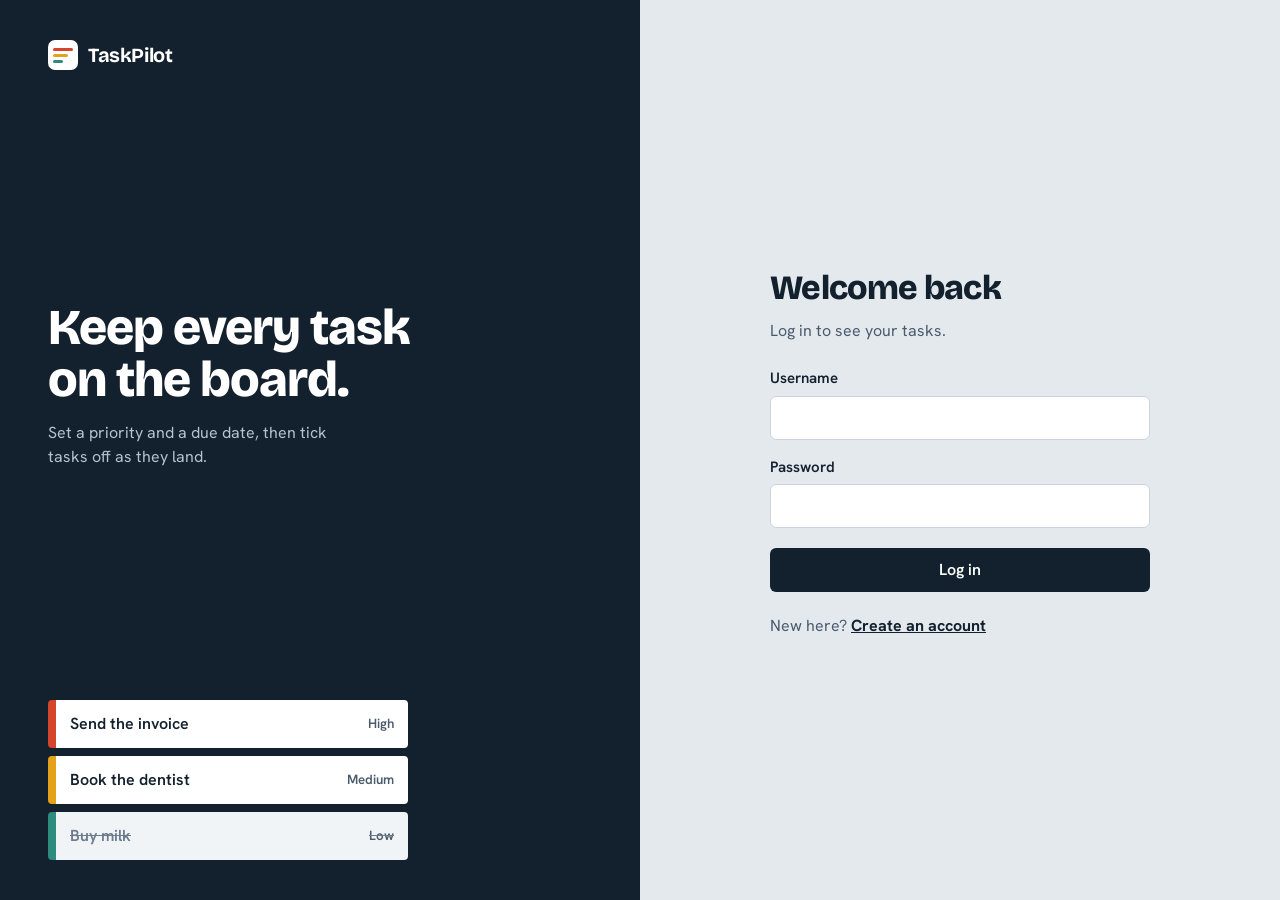
<file: frontend/index.html>
<!DOCTYPE html>
<html lang="en">
<head>
  <meta charset="UTF-8">
  <meta name="viewport" content="width=device-width, initial-scale=1.0">
  <title>TaskPilot</title>
  <link rel="preconnect" href="https://fonts.googleapis.com">
  <link rel="preconnect" href="https://fonts.gstatic.com" crossorigin>
  <link href="https://fonts.googleapis.com/css2?family=Bricolage+Grotesque:opsz,wght@12..96,700;12..96,800&family=Hanken+Grotesk:wght@400;500;600;700&display=swap" rel="stylesheet">
  <link rel="stylesheet" href="style.css">
</head>
<body>
  <main class="container">
    <header class="topbar">
      <div class="brand"><span class="mark" aria-hidden="true"><i></i><i></i><i></i></span>TaskPilot</div>
      <div class="topbar-user">
        <span id="user"></span>
        <button id="logout" class="btn btn-ghost" type="button">Log out</button>
      </div>
    </header>

    <section class="intro">
      <h1 id="greeting">Your tasks</h1>
      <p id="summary" class="summary" aria-live="polite"></p>
    </section>

    <form id="add-form" class="add-form">
      <input id="title" class="field" type="text" placeholder="What needs doing?" aria-label="Task title" required>
      <select id="priority" class="field" aria-label="Priority">
        <option value="low">Low</option>
        <option value="medium" selected>Medium</option>
        <option value="high">High</option>
      </select>
      <input id="due" class="field" type="date" aria-label="Due date">
      <button type="submit" class="btn">Add task</button>
    </form>

    <div class="toolbar">
      <div class="search-wrap">
        <svg viewBox="0 0 24 24" fill="none" stroke="currentColor" stroke-width="2" stroke-linecap="round" aria-hidden="true"><circle cx="11" cy="11" r="7"/><path d="M20 20l-3.5-3.5"/></svg>
        <input id="search" class="field" type="search" placeholder="Search tasks" aria-label="Search tasks">
      </div>
      <div class="segmented" role="group" aria-label="Filter by status">
        <button type="button" data-status="" aria-pressed="true">All</button>
        <button type="button" data-status="pending" aria-pressed="false">Pending</button>
        <button type="button" data-status="done" aria-pressed="false">Done</button>
      </div>
      <input id="status" type="hidden" value="">
    </div>

    <ul id="task-list" class="task-list"></ul>
    <p id="empty" class="empty">No tasks yet. Add your first task above.</p>
  </main>

  <div id="toast" class="toast" role="status"></div>

  <script src="js/auth.js"></script>
  <script src="js/api.js"></script>
  <script src="js/app.js"></script>
</body>
</html>
</file>
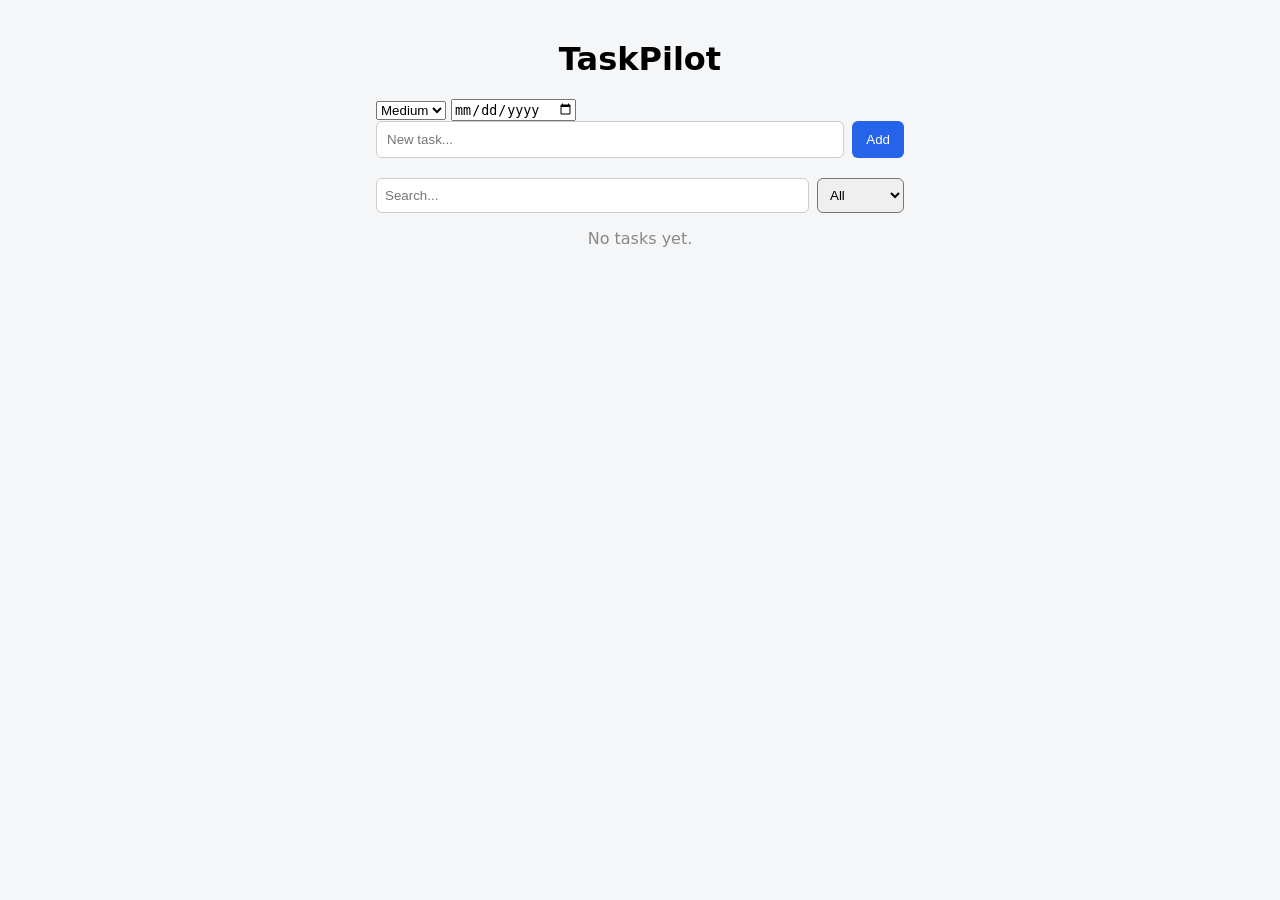
<file: .github/workflows/frontend/index.html>
<!DOCTYPE html>
<html lang="en">
<head>
  <meta charset="UTF-8">
  <meta name="viewport" content="width=device-width, initial-scale=1.0">
  <title>TaskPilot</title>
  <link rel="stylesheet" href="style.css">
</head>
<body>
  <main class="container">
    <h1>TaskPilot</h1>
    <select id="priority">
        <option value="low">Low</option>
        <option value="medium" selected>Medium</option>
        <option value="high">High</option>
    </select>
    <input id="due" type="date">
    <form id="add-form" class="add-form">
      <input id="title" type="text" placeholder="New task..." required>
      <button type="submit">Add</button>
    </form>
    <div class="toolbar">
      <input id="search" type="text" placeholder="Search...">
      <select id="status">
        <option value="">All</option>
        <option value="pending">Pending</option>
        <option value="done">Done</option>
      </select>
    </div>
    <ul id="task-list" class="task-list"></ul>
    <p id="empty" class="empty">No tasks yet.</p>
  </main>
  <script src="js/api.js"></script>
  <script src="js/app.js"></script>
</body>
</html>
</file>
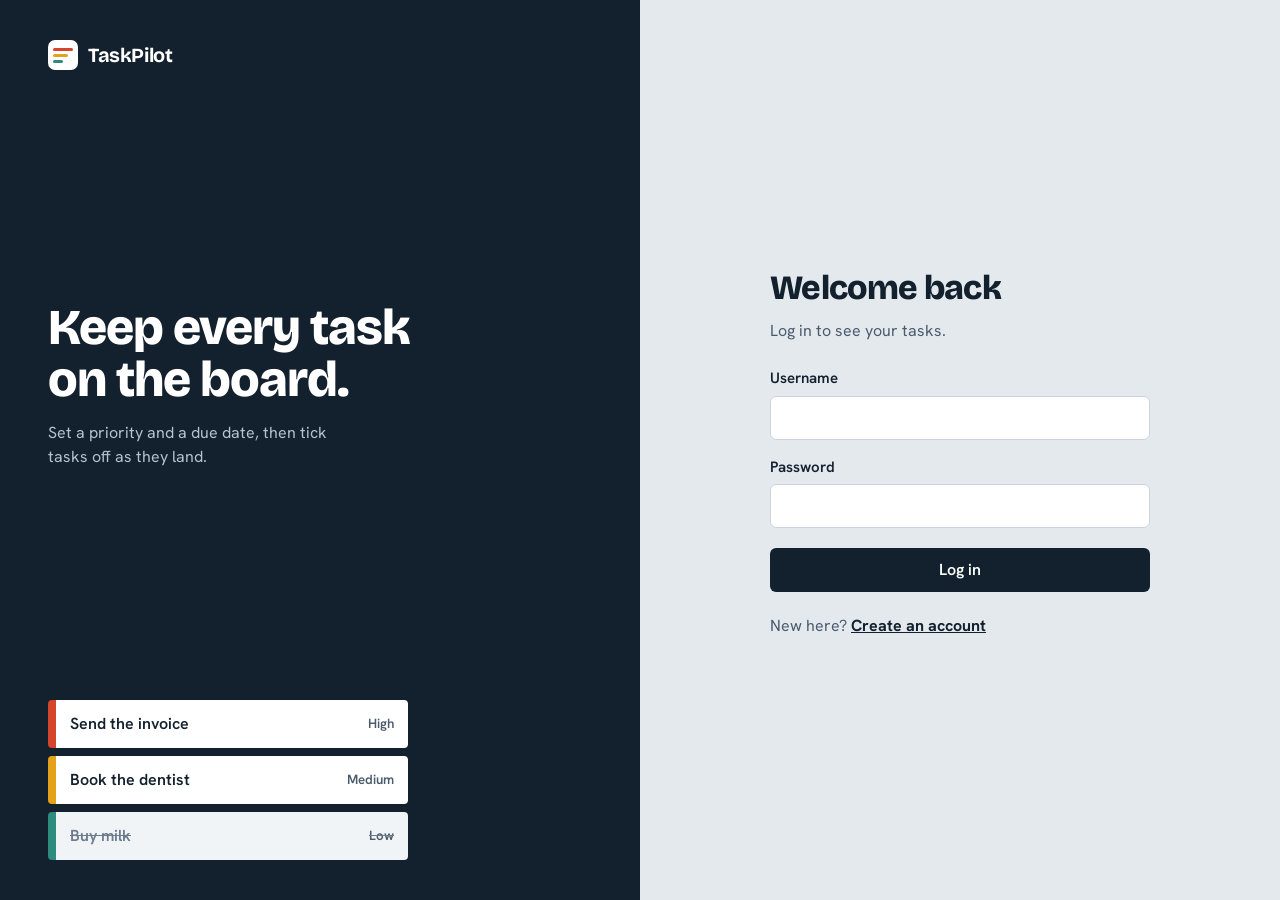
<file: frontend/login.html>
<!DOCTYPE html>
<html lang="en">
<head>
  <meta charset="UTF-8">
  <meta name="viewport" content="width=device-width, initial-scale=1.0">
  <title>Log in - TaskPilot</title>
  <link rel="preconnect" href="https://fonts.googleapis.com">
  <link rel="preconnect" href="https://fonts.gstatic.com" crossorigin>
  <link href="https://fonts.googleapis.com/css2?family=Bricolage+Grotesque:opsz,wght@12..96,700;12..96,800&family=Hanken+Grotesk:wght@400;500;600;700&display=swap" rel="stylesheet">
  <link rel="stylesheet" href="style.css">
</head>
<body class="auth-body">
  <aside class="auth-aside">
    <div class="brand"><span class="mark" aria-hidden="true"><i></i><i></i><i></i></span>TaskPilot</div>
    <div>
      <h2>Keep every task on the board.</h2>
      <p>Set a priority and a due date, then tick tasks off as they land.</p>
    </div>
    <div class="sample-strips" aria-hidden="true">
      <div class="sample s1">Send the invoice <small>High</small></div>
      <div class="sample s2">Book the dentist <small>Medium</small></div>
      <div class="sample s3 s-done">Buy milk <small>Low</small></div>
    </div>
  </aside>
  <main class="auth-main">
    <div class="auth-card">
      <h1>Welcome back</h1>
      <p class="lead">Log in to see your tasks.</p>
      <form id="login-form" class="auth-form">
        <label>Username
          <input id="username" class="field" type="text" required autocomplete="username">
        </label>
        <label>Password
          <input id="password" class="field" type="password" required autocomplete="current-password">
        </label>
        <p id="error" class="error" role="alert"></p>
        <button type="submit" class="btn">Log in</button>
      </form>
      <p class="switch">New here? <a href="register.html">Create an account</a></p>
    </div>
  </main>
  <script src="js/auth.js"></script>
  <script>
    if (getToken()) window.location.href = "index.html";

    document.getElementById("login-form").addEventListener("submit", async (e) => {
      e.preventDefault();
      const error = document.getElementById("error");
      const button = e.target.querySelector("button");
      error.textContent = "";
      button.disabled = true;
      try {
        const data = await authRequest(
          "/login",
          document.getElementById("username").value,
          document.getElementById("password").value
        );
        saveSession(data.token, data.username);
        window.location.href = "index.html";
      } catch (err) {
        error.textContent = err.message;
        button.disabled = false;
      }
    });
  </script>
</body>
</html>
</file>
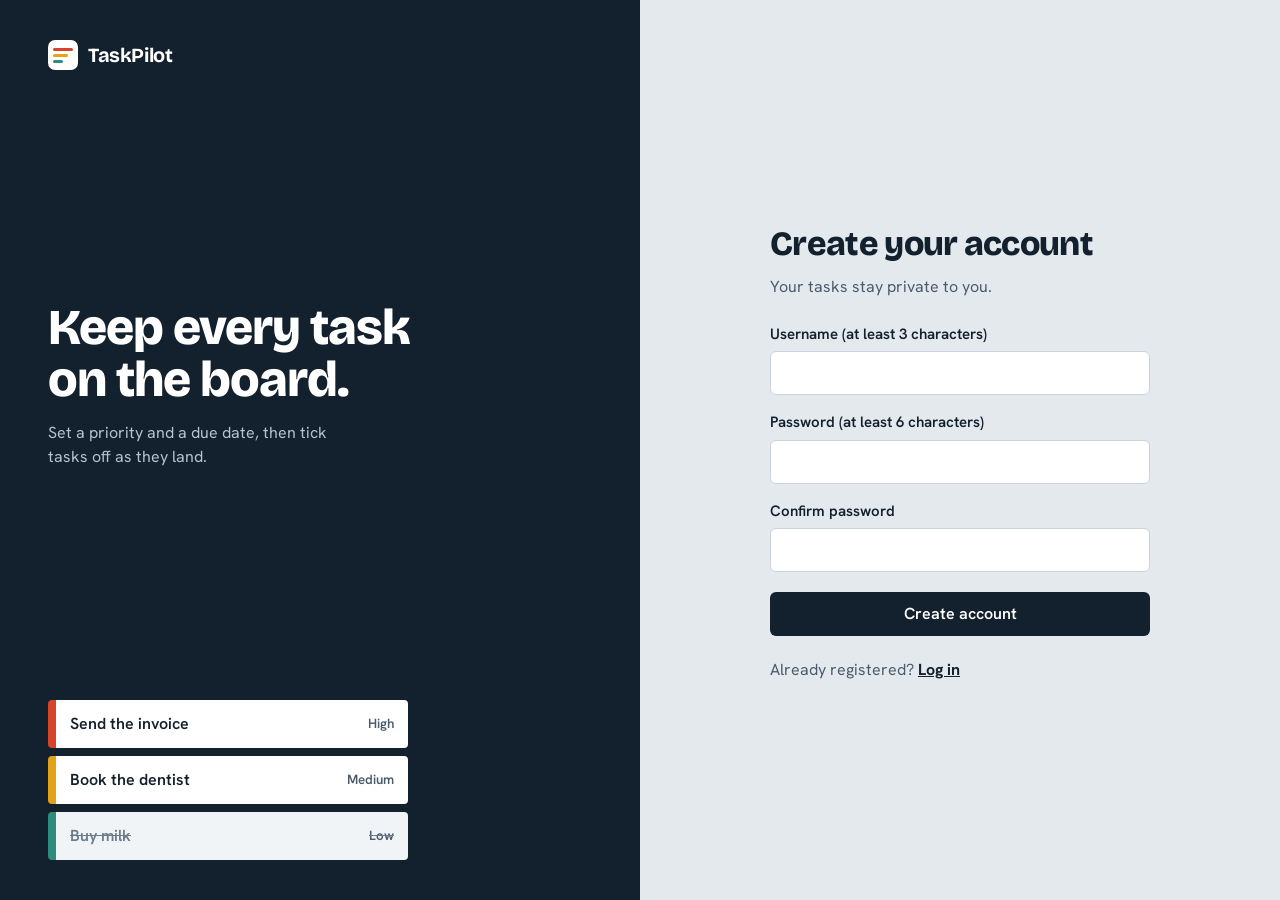
<file: frontend/register.html>
<!DOCTYPE html>
<html lang="en">
<head>
  <meta charset="UTF-8">
  <meta name="viewport" content="width=device-width, initial-scale=1.0">
  <title>Create account - TaskPilot</title>
  <link rel="preconnect" href="https://fonts.googleapis.com">
  <link rel="preconnect" href="https://fonts.gstatic.com" crossorigin>
  <link href="https://fonts.googleapis.com/css2?family=Bricolage+Grotesque:opsz,wght@12..96,700;12..96,800&family=Hanken+Grotesk:wght@400;500;600;700&display=swap" rel="stylesheet">
  <link rel="stylesheet" href="style.css">
</head>
<body class="auth-body">
  <aside class="auth-aside">
    <div class="brand"><span class="mark" aria-hidden="true"><i></i><i></i><i></i></span>TaskPilot</div>
    <div>
      <h2>Keep every task on the board.</h2>
      <p>Set a priority and a due date, then tick tasks off as they land.</p>
    </div>
    <div class="sample-strips" aria-hidden="true">
      <div class="sample s1">Send the invoice <small>High</small></div>
      <div class="sample s2">Book the dentist <small>Medium</small></div>
      <div class="sample s3 s-done">Buy milk <small>Low</small></div>
    </div>
  </aside>
  <main class="auth-main">
    <div class="auth-card">
      <h1>Create your account</h1>
      <p class="lead">Your tasks stay private to you.</p>
      <form id="register-form" class="auth-form">
        <label>Username (at least 3 characters)
          <input id="username" class="field" type="text" required minlength="3" autocomplete="username">
        </label>
        <label>Password (at least 6 characters)
          <input id="password" class="field" type="password" required minlength="6" autocomplete="new-password">
        </label>
        <label>Confirm password
          <input id="confirm" class="field" type="password" required autocomplete="new-password">
        </label>
        <p id="error" class="error" role="alert"></p>
        <button type="submit" class="btn">Create account</button>
      </form>
      <p class="switch">Already registered? <a href="login.html">Log in</a></p>
    </div>
  </main>
  <script src="js/auth.js"></script>
  <script>
    if (getToken()) window.location.href = "index.html";

    document.getElementById("register-form").addEventListener("submit", async (e) => {
      e.preventDefault();
      const error = document.getElementById("error");
      const button = e.target.querySelector("button");
      error.textContent = "";
      const password = document.getElementById("password").value;
      if (password !== document.getElementById("confirm").value) {
        error.textContent = "The two passwords don't match.";
        return;
      }
      button.disabled = true;
      try {
        const data = await authRequest(
          "/register",
          document.getElementById("username").value,
          password
        );
        saveSession(data.token, data.username);
        window.location.href = "index.html";
      } catch (err) {
        error.textContent = err.message;
        button.disabled = false;
      }
    });
  </script>
</body>
</html>
</file>
<file: frontend/style.css>
/* TaskPilot UI: tasks are drawn as flight strips, one row per task,
   with a coloured edge for priority. */

:root {
  --bg: #e4e9ee;
  --surface: #ffffff;
  --ink: #13202d;
  --ink-2: #4a5b6c;
  --line: #cbd4dd;
  --navy: #13202d;
  --navy-2: #1e3042;
  --high: #d4452a;
  --high-ink: #a62f18;
  --high-wash: #fbe9e5;
  --med: #e3a21a;
  --med-ink: #7d5200;
  --low: #2e8c7f;
  --low-ink: #1c6358;
  --focus: #2457d6;
  --radius: 6px;
  --font-display: "Bricolage Grotesque", "Hanken Grotesk", system-ui, sans-serif;
  --font-body: "Hanken Grotesk", system-ui, -apple-system, "Segoe UI", sans-serif;
}

* { box-sizing: border-box; }

html { -webkit-text-size-adjust: 100%; }

body {
  margin: 0;
  background: var(--bg);
  color: var(--ink);
  font-family: var(--font-body);
  font-size: 16px;
  line-height: 1.5;
}

h1, h2 { font-family: var(--font-display); margin: 0; letter-spacing: -0.02em; }

button, input, select { font: inherit; color: inherit; }

:focus-visible { outline: 3px solid var(--focus); outline-offset: 2px; }

.container { max-width: 760px; margin: 0 auto; padding: 28px 20px 64px; }

/* ---------- Top bar ---------- */

.topbar {
  display: flex;
  align-items: center;
  justify-content: space-between;
  gap: 16px;
  margin-bottom: 36px;
}

.brand {
  display: flex;
  align-items: center;
  gap: 10px;
  font-family: var(--font-display);
  font-weight: 700;
  font-size: 20px;
  letter-spacing: -0.02em;
}

.mark {
  display: inline-flex;
  flex-direction: column;
  justify-content: center;
  gap: 3px;
  width: 30px;
  height: 30px;
  padding: 6px 5px;
  background: var(--navy);
  border-radius: 7px;
}
.mark i { display: block; height: 3px; border-radius: 2px; }
.mark i:nth-child(1) { background: var(--high); width: 100%; }
.mark i:nth-child(2) { background: var(--med); width: 75%; }
.mark i:nth-child(3) { background: var(--low); width: 50%; }

.topbar-user { display: flex; align-items: center; gap: 12px; }
.topbar-user #user { font-weight: 600; color: var(--ink-2); }

/* ---------- Buttons and fields ---------- */

.btn {
  display: inline-flex;
  align-items: center;
  justify-content: center;
  gap: 8px;
  min-height: 44px;
  padding: 0 18px;
  border: 0;
  border-radius: var(--radius);
  background: var(--navy);
  color: #fff;
  font-weight: 600;
  cursor: pointer;
  transition: background 0.15s;
}
.btn:hover { background: var(--navy-2); }
.btn:disabled { opacity: 0.6; cursor: wait; }

.btn-ghost {
  min-height: 36px;
  padding: 0 14px;
  background: transparent;
  color: var(--ink);
  border: 1px solid var(--line);
}
.btn-ghost:hover { background: #fff; }

.field {
  width: 100%;
  min-height: 44px;
  padding: 0 12px;
  border: 1px solid var(--line);
  border-radius: var(--radius);
  background: #fff;
}
.field::placeholder { color: #6b7b8b; }

/* ---------- Page heading ---------- */

.intro { margin-bottom: 22px; }
.intro h1 { font-size: clamp(30px, 6vw, 44px); line-height: 1.05; font-weight: 800; }
.summary { margin: 8px 0 0; color: var(--ink-2); font-size: 17px; }
.summary b { color: var(--ink); font-weight: 700; }
.summary .warn { color: var(--high-ink); font-weight: 700; }

/* ---------- Add task ---------- */

.add-form {
  display: grid;
  grid-template-columns: 1fr auto auto auto;
  gap: 10px;
  padding: 14px;
  margin-bottom: 28px;
  background: var(--navy);
  border-radius: 10px;
}
.add-form .field { border-color: transparent; }
.add-form .btn { background: var(--med); color: var(--navy); }
.add-form .btn:hover { background: #f0b232; }

/* ---------- Filters ---------- */

.toolbar {
  display: flex;
  flex-wrap: wrap;
  align-items: center;
  gap: 12px;
  margin-bottom: 14px;
}

.search-wrap { position: relative; flex: 1 1 220px; }
.search-wrap svg {
  position: absolute;
  left: 12px;
  top: 50%;
  width: 18px;
  height: 18px;
  transform: translateY(-50%);
  color: var(--ink-2);
  pointer-events: none;
}
.search-wrap .field { padding-left: 40px; }

.segmented {
  display: inline-flex;
  padding: 3px;
  background: #d3dae1;
  border-radius: 8px;
}
.segmented button {
  min-height: 38px;
  padding: 0 16px;
  border: 0;
  border-radius: 6px;
  background: transparent;
  color: var(--ink-2);
  font-weight: 600;
  cursor: pointer;
}
.segmented button[aria-pressed="true"] {
  background: #fff;
  color: var(--ink);
  box-shadow: 0 1px 2px rgba(19, 32, 45, 0.18);
}

/* ---------- Task strips ---------- */

.task-list { list-style: none; margin: 0; padding: 0; display: grid; gap: 8px; }

.task {
  --p: var(--med);
  --p-ink: var(--med-ink);
  display: grid;
  grid-template-columns: auto 1fr auto auto auto;
  align-items: stretch;
  background: var(--surface);
  border: 1px solid var(--line);
  border-left: 8px solid var(--p);
  border-radius: 4px;
  min-height: 60px;
}
.task.high { --p: var(--high); --p-ink: var(--high-ink); }
.task.low  { --p: var(--low);  --p-ink: var(--low-ink); }

.task > * { display: flex; align-items: center; }

.task .check-cell { padding: 0 6px 0 16px; }
.task .title { padding: 12px 16px 12px 8px; font-weight: 600; font-size: 17px; overflow-wrap: anywhere; }

.task .cell {
  padding: 0 16px;
  border-left: 1px dashed var(--line);
  font-size: 14px;
  color: var(--ink-2);
  white-space: nowrap;
}
.task .cell.priority { color: var(--p-ink); font-weight: 700; text-transform: capitalize; min-width: 86px; }
.task .cell.due { min-width: 98px; }

.task.overdue .cell.due { background: var(--high-wash); color: var(--high-ink); font-weight: 700; }

.task.done { background: #f1f4f7; }
.task.done .title { color: #6b7b8b; text-decoration: line-through; font-weight: 500; }
.task.done .cell.priority { color: #6b7b8b; }

.task .remove {
  justify-content: center;
  width: 52px;
  border: 0;
  border-left: 1px dashed var(--line);
  background: transparent;
  color: var(--ink-2);
  cursor: pointer;
}
.task .remove:hover { background: var(--high-wash); color: var(--high-ink); }
.task .remove svg { width: 20px; height: 20px; }

/* custom checkbox */
.task input[type="checkbox"] {
  appearance: none;
  -webkit-appearance: none;
  width: 24px;
  height: 24px;
  margin: 0;
  border: 2px solid var(--ink);
  border-radius: 5px;
  background: #fff center / 16px no-repeat;
  cursor: pointer;
}
.task input[type="checkbox"]:checked {
  background-color: var(--navy);
  background-image: url("data:image/svg+xml,%3Csvg xmlns='http://www.w3.org/2000/svg' viewBox='0 0 16 16' fill='none' stroke='white' stroke-width='2.4' stroke-linecap='round' stroke-linejoin='round'%3E%3Cpath d='M3 8.5l3.2 3.2L13 4.8'/%3E%3C/svg%3E");
}

/* one page-load moment: strips settle in once */
.task.enter { animation: settle 0.38s ease-out both; animation-delay: calc(var(--i, 0) * 45ms); }
@keyframes settle {
  from { opacity: 0; transform: translateX(-14px); }
  to   { opacity: 1; transform: none; }
}

.empty {
  margin: 28px 0 0;
  padding: 28px 20px;
  text-align: center;
  color: var(--ink-2);
  border: 2px dashed var(--line);
  border-radius: 8px;
}

/* ---------- Toast ---------- */

.toast {
  position: fixed;
  left: 50%;
  bottom: 24px;
  transform: translate(-50%, 20px);
  max-width: calc(100% - 32px);
  padding: 12px 18px;
  background: var(--navy);
  color: #fff;
  border-radius: 8px;
  opacity: 0;
  pointer-events: none;
  transition: opacity 0.2s, transform 0.2s;
}
.toast.show { opacity: 1; transform: translate(-50%, 0); }

/* ---------- Login and register ---------- */

.auth-body { min-height: 100vh; display: grid; grid-template-columns: 1fr 1fr; }

.auth-aside {
  display: flex;
  flex-direction: column;
  justify-content: space-between;
  gap: 40px;
  padding: 40px 48px;
  background: var(--navy);
  color: #fff;
}
.auth-aside .brand { color: #fff; }
.auth-aside .mark { background: #fff; }
.auth-aside h2 { font-size: clamp(32px, 4vw, 50px); line-height: 1.05; font-weight: 800; max-width: 13ch; }
.auth-aside p { margin: 14px 0 0; color: #b6c3d0; max-width: 34ch; }

.sample-strips { display: grid; gap: 8px; max-width: 360px; }
.sample {
  display: flex;
  align-items: center;
  gap: 12px;
  padding: 12px 14px;
  background: #fff;
  color: var(--ink);
  border-left: 8px solid var(--c);
  border-radius: 4px;
  font-weight: 600;
}
.sample small { margin-left: auto; color: var(--ink-2); font-weight: 600; }
.sample.s-done { color: #6b7b8b; text-decoration: line-through; background: #f1f4f7; }
.sample.s1 { --c: var(--high); }
.sample.s2 { --c: var(--med); }
.sample.s3 { --c: var(--low); }

.auth-main { display: flex; align-items: center; justify-content: center; padding: 32px 20px; }
.auth-card { width: 100%; max-width: 380px; }
.auth-card h1 { font-size: 34px; font-weight: 800; }
.auth-card .lead { margin: 6px 0 24px; color: var(--ink-2); }

.auth-form { display: grid; gap: 16px; }
.auth-form label { display: grid; gap: 6px; font-weight: 600; font-size: 15px; }
.auth-form .btn { width: 100%; margin-top: 4px; }

.error:empty { display: none; }
.error { min-height: 22px; margin: 0; color: var(--high-ink); font-weight: 600; font-size: 15px; }

.switch { margin: 22px 0 0; color: var(--ink-2); }
.switch a { color: var(--ink); font-weight: 700; }

/* ---------- Small screens ---------- */

@media (max-width: 720px) {
  .add-form { grid-template-columns: 1fr 1fr; }
  .add-form #title { grid-column: 1 / -1; }
  .add-form .btn { grid-column: 1 / -1; }

  .task { grid-template-columns: auto 1fr auto 52px; }
  .task .title { grid-column: 2 / 4; }
  .task .remove { grid-column: 4; grid-row: 1; border-left: 0; }
  .task .cell.priority { grid-column: 1 / 3; grid-row: 2; border-top: 1px dashed var(--line); border-left: 0; padding: 8px 16px; min-width: 0; }
  .task .cell.due { grid-column: 3 / 5; grid-row: 2; justify-content: flex-end; border-top: 1px dashed var(--line); padding: 8px 16px; min-width: 0; }

  .auth-body { grid-template-columns: 1fr; }
  .auth-aside { display: none; }
  .auth-main { min-height: 100vh; }
}

@media (prefers-reduced-motion: reduce) {
  .task.enter { animation: none; }
  .toast, .btn { transition: none; }
}
</file>
<file: .github/workflows/frontend/style.css>
* { box-sizing: border-box; }
body { font-family: system-ui, sans-serif; background: #f4f6f8; margin: 0; }
.container { max-width: 560px; margin: 40px auto; padding: 0 16px; }
h1 { text-align: center; }
.add-form { display: flex; flex-wrap: wrap; gap: 8px; margin-bottom: 20px; }
.badge { font-size: 12px; padding: 2px 8px; border-radius: 999px; text-transform: capitalize; }
.badge.high { background: #fee2e2; color: #b91c1c; }
.badge.medium { background: #fef3c7; color: #b45309; }
.badge.low { background: #dcfce7; color: #15803d; }
small { color: #666; }
.add-form input { flex: 1; padding: 10px; border: 1px solid #ccc; border-radius: 6px; }
button { padding: 10px 14px; border: 0; border-radius: 6px; background: #2563eb; color: #fff; cursor: pointer; }
.task-list { list-style: none; padding: 0; margin: 0; }
.task { display: flex; align-items: center; gap: 10px; background: #fff; padding: 12px; margin-bottom: 8px; border-radius: 8px; }
.task .title { flex: 1; }
.task.done .title { text-decoration: line-through; color: #888; }
.empty { text-align: center; color: #888; }
.toolbar { display: flex; gap: 8px; margin-bottom: 12px; }
.toolbar input { flex: 1; padding: 8px; border: 1px solid #ccc; border-radius: 6px; }
.toolbar select { padding: 8px; border-radius: 6px; }
</file>
